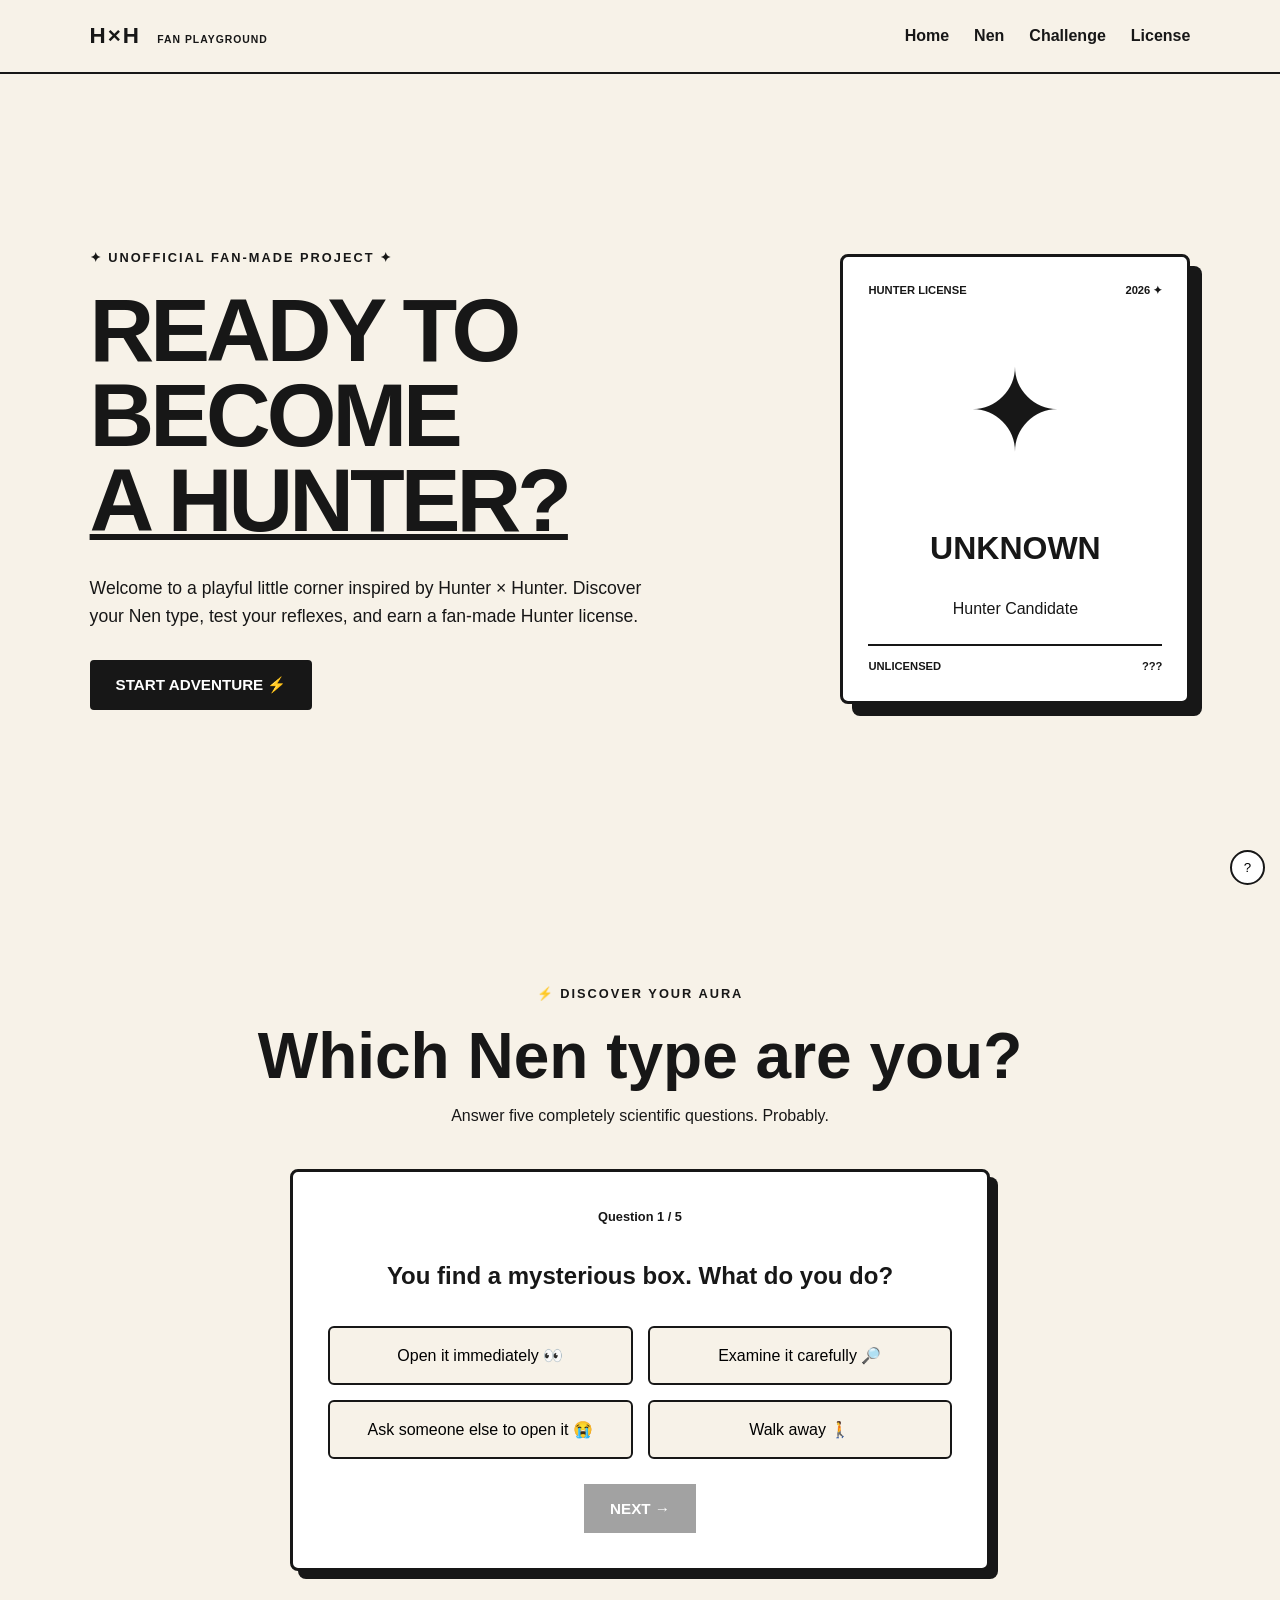
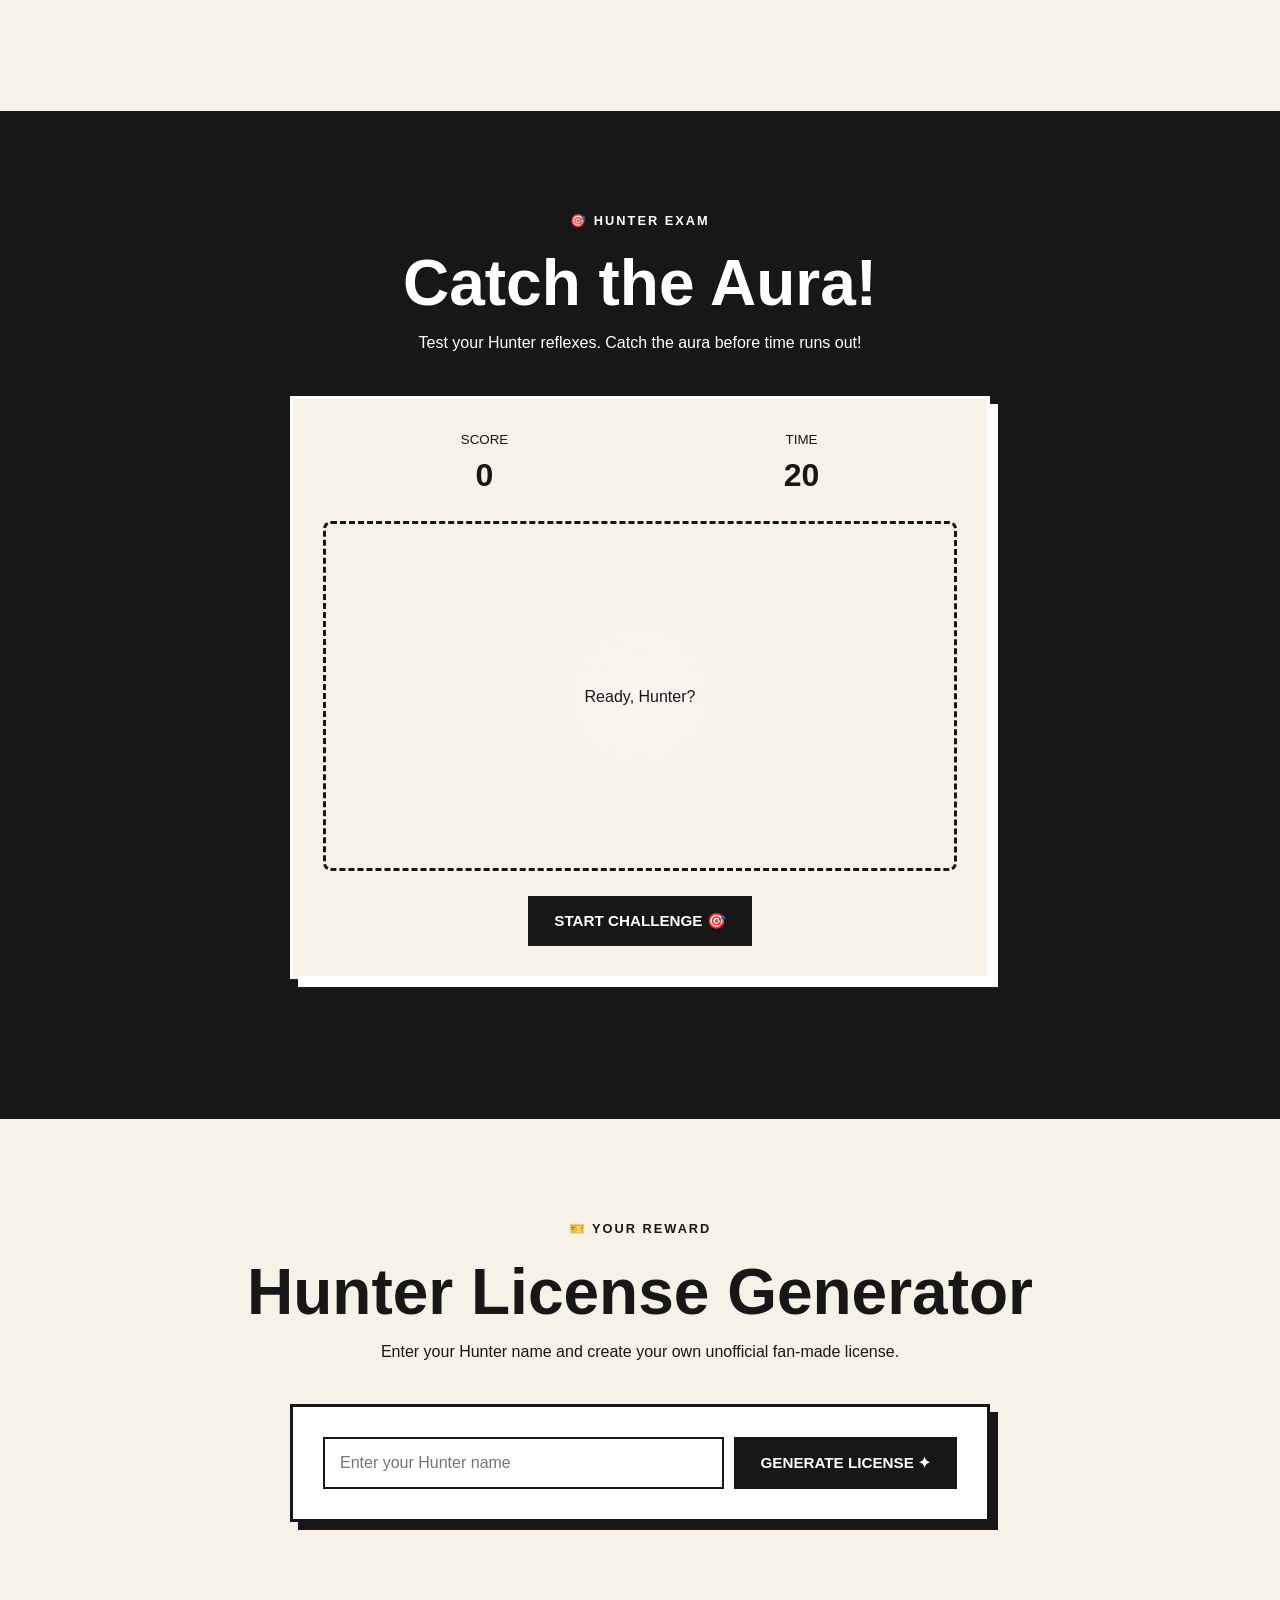
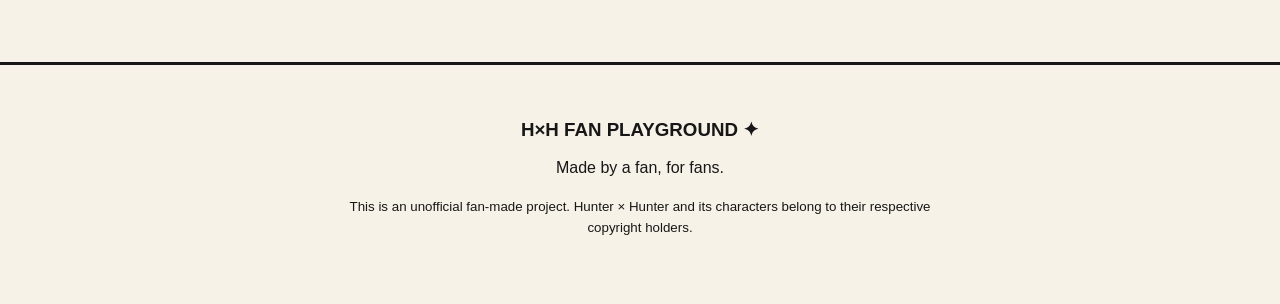
<file: index.html>
<!DOCTYPE html>
<html lang="en">

<head>
    <meta charset="UTF-8">
    <meta name="viewport" content="width=device-width, initial-scale=1.0">

    <title>H×H Fan Playground</title>

    <!-- CSS -->
    <link rel="stylesheet" href="./hunter-style.css">
</head>

<body>

    <!-- ================= NAVBAR ================= -->

    <nav class="navbar">

        <div class="logo">
            H×H
            <span>FAN PLAYGROUND</span>
        </div>

        <div class="nav-links">
            <a href="#home">Home</a>
            <a href="#nen">Nen</a>
            <a href="#game">Challenge</a>
            <a href="#license">License</a>
        </div>

    </nav>


    <!-- ================= HERO ================= -->

    <section id="home" class="hero">

        <div class="hero-content">

            <p class="tagline">
                ✦ UNOFFICIAL FAN-MADE PROJECT ✦
            </p>

            <h1>
                READY TO BECOME
                <span>A HUNTER?</span>
            </h1>

            <p class="intro">
                Welcome to a playful little corner inspired by
                Hunter × Hunter. Discover your Nen type,
                test your reflexes, and earn a fan-made Hunter license.
            </p>

            <button
                class="main-button"
                onclick="startAdventure()">
                START ADVENTURE ⚡
            </button>

        </div>


        <!-- HUNTER CARD -->

        <div class="hunter-card">

            <div class="card-header">
                <span>HUNTER LICENSE</span>
                <span>2026 ✦</span>
            </div>

            <div class="card-symbol">
                ✦
            </div>

            <h2 id="cardName">
                UNKNOWN
            </h2>

            <p>
                Hunter Candidate
            </p>

            <div class="card-footer">
                <span>UNLICENSED</span>
                <span>???</span>
            </div>

        </div>

    </section>



    <!-- ================= NEN TEST ================= -->

    <section id="nen" class="section">

        <p class="section-label">
            ⚡ DISCOVER YOUR AURA
        </p>

        <h2>
            Which Nen type are you?
        </h2>

        <p class="section-description">
            Answer five completely scientific questions. Probably.
        </p>


        <!-- QUIZ BOX -->

        <div class="quiz-box">

            <div class="progress">
                Question
                <span id="questionNumber">1</span>
                / 5
            </div>


            <h3 id="question">
                You find a mysterious box. What do you do?
            </h3>


            <div id="answers" class="answers">

                <button onclick="selectAnswer(0)">
                    Open it immediately 👀
                </button>

                <button onclick="selectAnswer(1)">
                    Examine it carefully 🔎
                </button>

                <button onclick="selectAnswer(2)">
                    Ask someone else to open it 😭
                </button>

                <button onclick="selectAnswer(3)">
                    Walk away 🚶
                </button>

            </div>


            <button
                id="nextButton"
                class="next-button"
                onclick="nextQuestion()"
                disabled>

                NEXT →

            </button>

        </div>


        <!-- NEN RESULT -->

        <div
            id="nenResult"
            class="result-box hidden">

            <p>
                YOUR NEN TYPE IS...
            </p>

            <h2 id="nenType">
                ???
            </h2>

            <div
                class="aura-symbol"
                id="nenSymbol">

                ✦

            </div>

            <p id="nenDescription">
                Your aura has spoken.
            </p>

            <button
                class="secondary-button"
                onclick="restartQuiz()">

                TAKE AGAIN ↻

            </button>

        </div>

    </section>



    <!-- ================= HUNTER CHALLENGE ================= -->

    <section
        id="game"
        class="section game-section">

        <p class="section-label">
            🎯 HUNTER EXAM
        </p>

        <h2>
            Catch the Aura!
        </h2>

        <p class="section-description">
            Test your Hunter reflexes.
            Catch the aura before time runs out!
        </p>


        <div class="game-box">


            <!-- SCORE + TIME -->

            <div class="game-stats">

                <div>
                    <small>SCORE</small>
                    <strong id="score">0</strong>
                </div>

                <div>
                    <small>TIME</small>
                    <strong id="time">20</strong>
                </div>

            </div>


            <!-- GAME AREA -->

            <div
                id="gameArea"
                class="game-area">

                <p id="gameMessage">
                    Ready, Hunter?
                </p>

                <button
                    id="target"
                    class="target hidden"
                    onclick="hitTarget()">

                    ✦

                </button>

            </div>


            <!-- START GAME -->

            <button
                id="startGameButton"
                class="main-button"
                onclick="startGame()">

                START CHALLENGE 🎯

            </button>


            <!-- GAME RESULT -->

            <div
                id="gameResult"
                class="game-result hidden">

                <h3>
                    Hunter Exam Complete!
                </h3>

                <p id="gameResultText"></p>

            </div>

        </div>

    </section>



    <!-- ================= LICENSE ================= -->

    <section
        id="license"
        class="section license-section">

        <p class="section-label">
            🎫 YOUR REWARD
        </p>

        <h2>
            Hunter License Generator
        </h2>

        <p class="section-description">
            Enter your Hunter name and create your own
            unofficial fan-made license.
        </p>


        <!-- INPUT -->

        <div class="license-generator">

            <input
                type="text"
                id="hunterName"
                placeholder="Enter your Hunter name"
                maxlength="20">

            <button
                class="main-button"
                onclick="generateLicense()">

                GENERATE LICENSE ✦

            </button>

        </div>


        <!-- GENERATED LICENSE -->

        <div
            id="finalLicense"
            class="final-license hidden">

            <div class="license-top">

                <span>
                    HUNTER × HUNTER
                </span>

                <span>
                    FAN LICENSE
                </span>

            </div>


            <div class="license-star">
                ✦
            </div>


            <h2 id="licenseName">
                HUNTER
            </h2>


            <p id="licenseNen">
                Nen Type: Unknown
            </p>


            <p id="licenseScore">
                Exam Score: 0
            </p>


            <div class="license-rank">

                <span>
                    RANK
                </span>

                <strong id="licenseRank">
                    ROOKIE HUNTER
                </strong>

            </div>

        </div>

    </section>



    <!-- ================= EASTER EGG ================= -->

    <div class="secret-area">

        <button
            class="secret-button"
            onclick="secretEasterEgg()">

            ?

        </button>

    </div>



    <!-- ================= FOOTER ================= -->

    <footer>

        <h3>
            H×H FAN PLAYGROUND ✦
        </h3>

        <p>
            Made by a fan, for fans.
        </p>

        <small>
            This is an unofficial fan-made project.
            Hunter × Hunter and its characters belong
            to their respective copyright holders.
        </small>

    </footer>



    <!-- ================= JAVASCRIPT ================= -->

    <script src="./hunter-magic.js"></script>

</body>

</html>
</file>
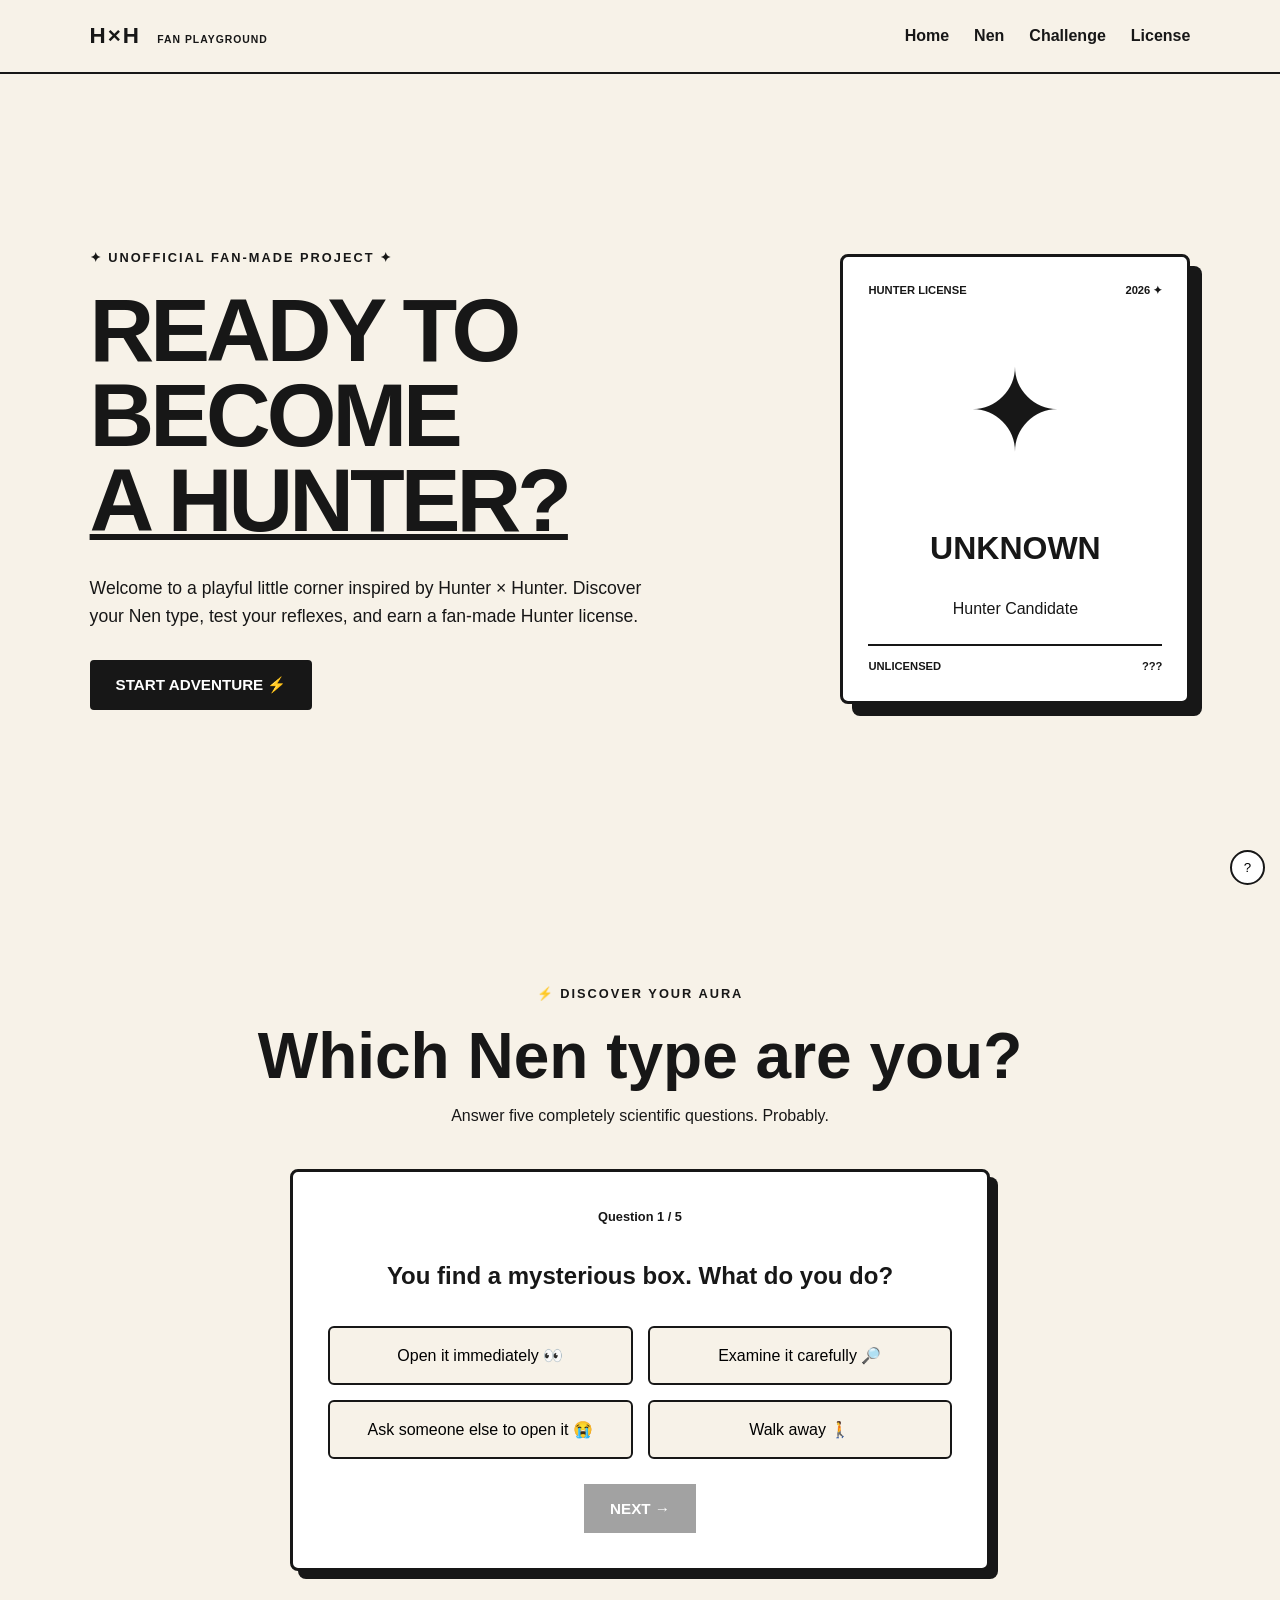
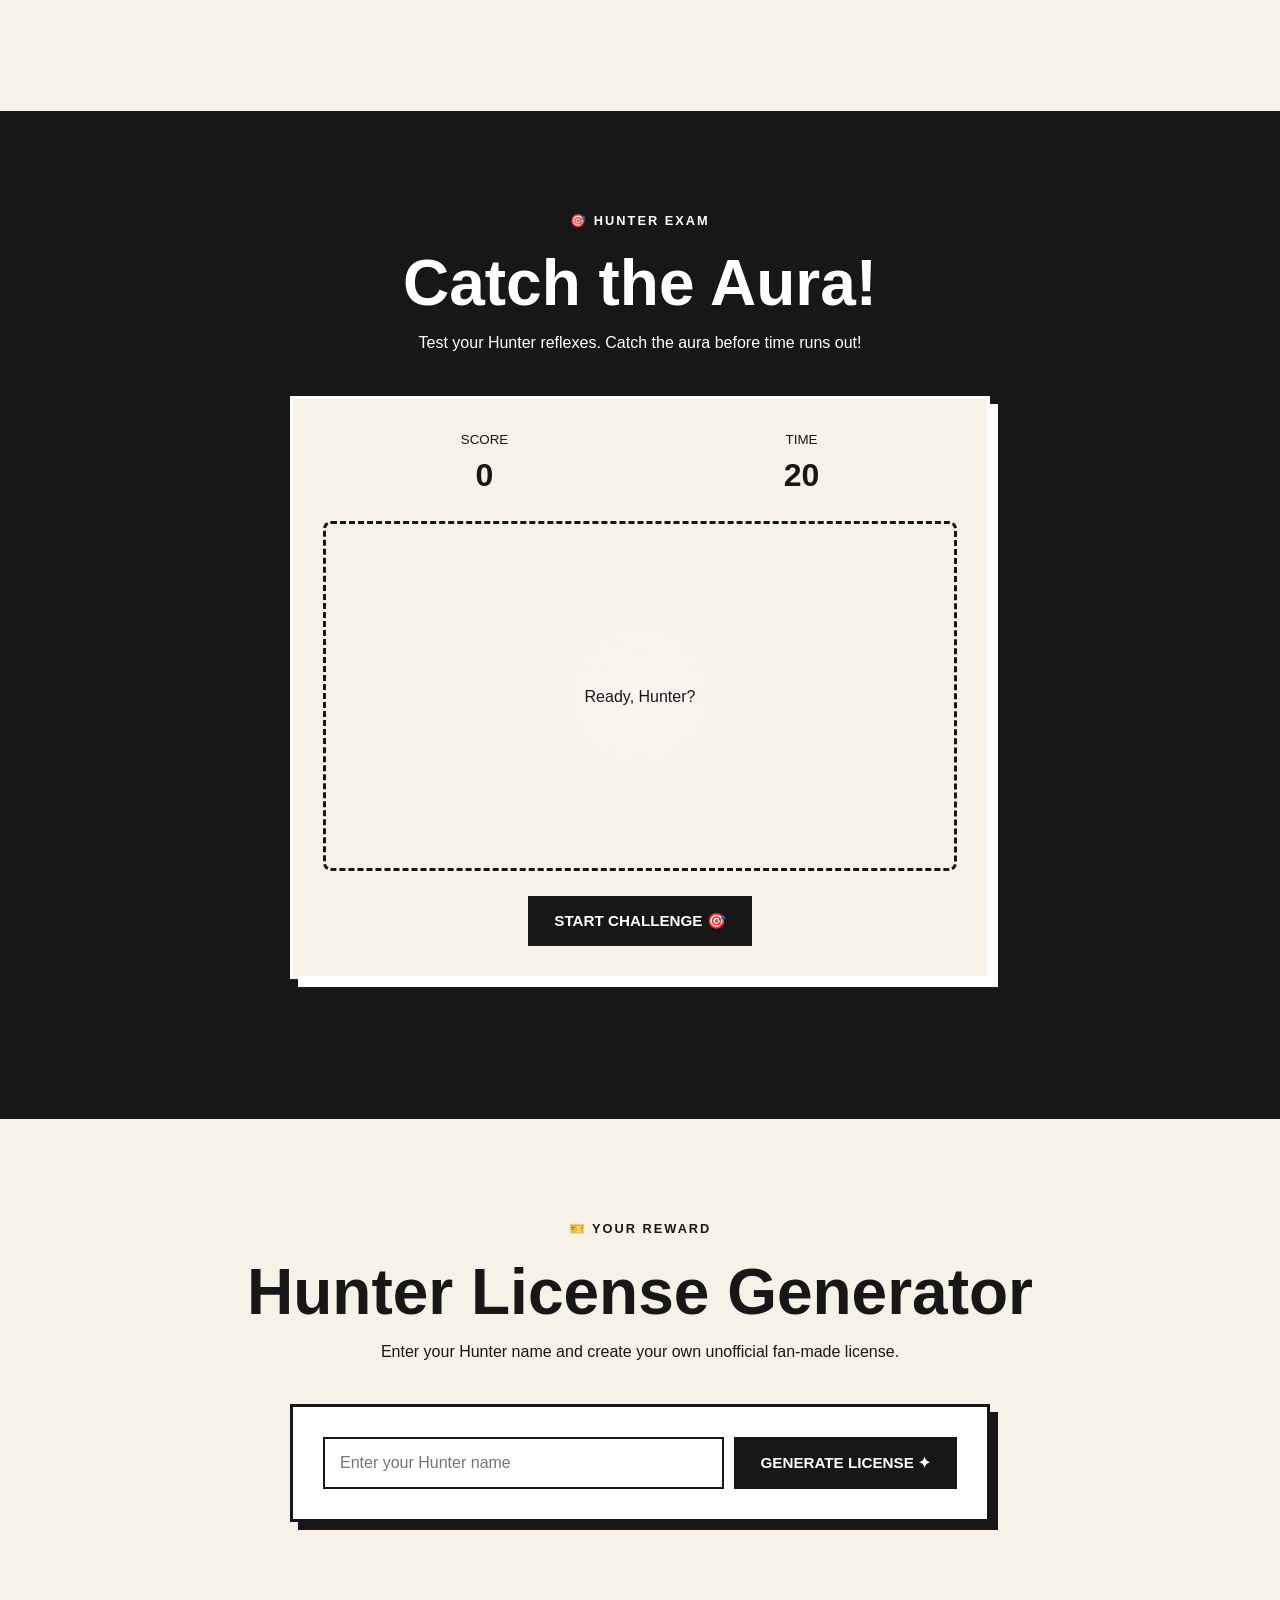
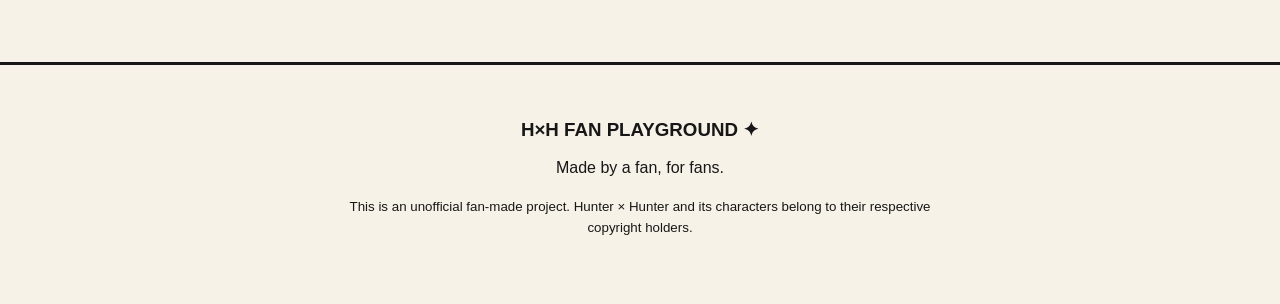
<file: 2hunter.html>
<!DOCTYPE html>
<html lang="en">

<head>
    <meta charset="UTF-8">
    <meta name="viewport" content="width=device-width, initial-scale=1.0">

    <title>H×H Fan Playground</title>

    <!-- CSS -->
    <link rel="stylesheet" href="./hunter-style.css">
</head>

<body>

    <!-- ================= NAVBAR ================= -->

    <nav class="navbar">

        <div class="logo">
            H×H
            <span>FAN PLAYGROUND</span>
        </div>

        <div class="nav-links">
            <a href="#home">Home</a>
            <a href="#nen">Nen</a>
            <a href="#game">Challenge</a>
            <a href="#license">License</a>
        </div>

    </nav>


    <!-- ================= HERO ================= -->

    <section id="home" class="hero">

        <div class="hero-content">

            <p class="tagline">
                ✦ UNOFFICIAL FAN-MADE PROJECT ✦
            </p>

            <h1>
                READY TO BECOME
                <span>A HUNTER?</span>
            </h1>

            <p class="intro">
                Welcome to a playful little corner inspired by
                Hunter × Hunter. Discover your Nen type,
                test your reflexes, and earn a fan-made Hunter license.
            </p>

            <button
                class="main-button"
                onclick="startAdventure()">
                START ADVENTURE ⚡
            </button>

        </div>


        <!-- HUNTER CARD -->

        <div class="hunter-card">

            <div class="card-header">
                <span>HUNTER LICENSE</span>
                <span>2026 ✦</span>
            </div>

            <div class="card-symbol">
                ✦
            </div>

            <h2 id="cardName">
                UNKNOWN
            </h2>

            <p>
                Hunter Candidate
            </p>

            <div class="card-footer">
                <span>UNLICENSED</span>
                <span>???</span>
            </div>

        </div>

    </section>



    <!-- ================= NEN TEST ================= -->

    <section id="nen" class="section">

        <p class="section-label">
            ⚡ DISCOVER YOUR AURA
        </p>

        <h2>
            Which Nen type are you?
        </h2>

        <p class="section-description">
            Answer five completely scientific questions. Probably.
        </p>


        <!-- QUIZ BOX -->

        <div class="quiz-box">

            <div class="progress">
                Question
                <span id="questionNumber">1</span>
                / 5
            </div>


            <h3 id="question">
                You find a mysterious box. What do you do?
            </h3>


            <div id="answers" class="answers">

                <button onclick="selectAnswer(0)">
                    Open it immediately 👀
                </button>

                <button onclick="selectAnswer(1)">
                    Examine it carefully 🔎
                </button>

                <button onclick="selectAnswer(2)">
                    Ask someone else to open it 😭
                </button>

                <button onclick="selectAnswer(3)">
                    Walk away 🚶
                </button>

            </div>


            <button
                id="nextButton"
                class="next-button"
                onclick="nextQuestion()"
                disabled>

                NEXT →

            </button>

        </div>


        <!-- NEN RESULT -->

        <div
            id="nenResult"
            class="result-box hidden">

            <p>
                YOUR NEN TYPE IS...
            </p>

            <h2 id="nenType">
                ???
            </h2>

            <div
                class="aura-symbol"
                id="nenSymbol">

                ✦

            </div>

            <p id="nenDescription">
                Your aura has spoken.
            </p>

            <button
                class="secondary-button"
                onclick="restartQuiz()">

                TAKE AGAIN ↻

            </button>

        </div>

    </section>



    <!-- ================= HUNTER CHALLENGE ================= -->

    <section
        id="game"
        class="section game-section">

        <p class="section-label">
            🎯 HUNTER EXAM
        </p>

        <h2>
            Catch the Aura!
        </h2>

        <p class="section-description">
            Test your Hunter reflexes.
            Catch the aura before time runs out!
        </p>


        <div class="game-box">


            <!-- SCORE + TIME -->

            <div class="game-stats">

                <div>
                    <small>SCORE</small>
                    <strong id="score">0</strong>
                </div>

                <div>
                    <small>TIME</small>
                    <strong id="time">20</strong>
                </div>

            </div>


            <!-- GAME AREA -->

            <div
                id="gameArea"
                class="game-area">

                <p id="gameMessage">
                    Ready, Hunter?
                </p>

                <button
                    id="target"
                    class="target hidden"
                    onclick="hitTarget()">

                    ✦

                </button>

            </div>


            <!-- START GAME -->

            <button
                id="startGameButton"
                class="main-button"
                onclick="startGame()">

                START CHALLENGE 🎯

            </button>


            <!-- GAME RESULT -->

            <div
                id="gameResult"
                class="game-result hidden">

                <h3>
                    Hunter Exam Complete!
                </h3>

                <p id="gameResultText"></p>

            </div>

        </div>

    </section>



    <!-- ================= LICENSE ================= -->

    <section
        id="license"
        class="section license-section">

        <p class="section-label">
            🎫 YOUR REWARD
        </p>

        <h2>
            Hunter License Generator
        </h2>

        <p class="section-description">
            Enter your Hunter name and create your own
            unofficial fan-made license.
        </p>


        <!-- INPUT -->

        <div class="license-generator">

            <input
                type="text"
                id="hunterName"
                placeholder="Enter your Hunter name"
                maxlength="20">

            <button
                class="main-button"
                onclick="generateLicense()">

                GENERATE LICENSE ✦

            </button>

        </div>


        <!-- GENERATED LICENSE -->

        <div
            id="finalLicense"
            class="final-license hidden">

            <div class="license-top">

                <span>
                    HUNTER × HUNTER
                </span>

                <span>
                    FAN LICENSE
                </span>

            </div>


            <div class="license-star">
                ✦
            </div>


            <h2 id="licenseName">
                HUNTER
            </h2>


            <p id="licenseNen">
                Nen Type: Unknown
            </p>


            <p id="licenseScore">
                Exam Score: 0
            </p>


            <div class="license-rank">

                <span>
                    RANK
                </span>

                <strong id="licenseRank">
                    ROOKIE HUNTER
                </strong>

            </div>

        </div>

    </section>



    <!-- ================= EASTER EGG ================= -->

    <div class="secret-area">

        <button
            class="secret-button"
            onclick="secretEasterEgg()">

            ?

        </button>

    </div>



    <!-- ================= FOOTER ================= -->

    <footer>

        <h3>
            H×H FAN PLAYGROUND ✦
        </h3>

        <p>
            Made by a fan, for fans.
        </p>

        <small>
            This is an unofficial fan-made project.
            Hunter × Hunter and its characters belong
            to their respective copyright holders.
        </small>

    </footer>



    <!-- ================= JAVASCRIPT ================= -->

    <script src="./hunter-magic.js"></script>

</body>

</html>
</file>
<file: hunter-style.css>
* {
    margin: 0;
    padding: 0;
    box-sizing: border-box;
}

html {
    scroll-behavior: smooth;
}

body {
    font-family: Arial, Helvetica, sans-serif;
    background: #f7f2e8;
    color: #171717;
    line-height: 1.6;
    overflow-x: hidden;
}

/* NAVBAR */

.navbar {
    position: sticky;
    top: 0;
    z-index: 1000;

    display: flex;
    justify-content: space-between;
    align-items: center;

    padding: 18px 7%;

    background: #f7f2e8;
    border-bottom: 2px solid #171717;
}

.logo {
    font-size: 1.4rem;
    font-weight: 900;
    letter-spacing: 2px;
}

.logo span {
    font-size: 0.65rem;
    letter-spacing: 1px;
    margin-left: 8px;
}

.nav-links {
    display: flex;
    gap: 25px;
}

.nav-links a {
    color: #171717;
    text-decoration: none;
    font-weight: bold;
}

.nav-links a:hover {
    text-decoration: underline;
}


/* HERO */

.hero {
    min-height: 90vh;

    padding: 80px 7%;

    display: flex;
    justify-content: space-between;
    align-items: center;

    gap: 60px;
}

.hero-content {
    max-width: 650px;
}

.tagline,
.section-label {
    font-size: 0.8rem;
    font-weight: 900;
    letter-spacing: 2px;
    margin-bottom: 20px;
}

.hero h1 {
    font-size: clamp(3rem, 7vw, 6rem);
    line-height: 0.95;
    font-weight: 900;
    letter-spacing: -4px;
}

.hero h1 span {
    display: block;
    text-decoration: underline;
    text-decoration-thickness: 6px;
}

.intro {
    max-width: 560px;
    margin: 30px 0;
    font-size: 1.1rem;
}


/* BUTTONS */

.main-button,
.secondary-button,
.next-button {
    border: 2px solid #171717;

    padding: 14px 24px;

    background: #171717;
    color: white;

    font-size: 0.95rem;
    font-weight: 800;

    cursor: pointer;

    transition: 0.2s ease;
}

.main-button:hover,
.secondary-button:hover,
.next-button:hover {
    transform: translateY(-4px) rotate(-1deg);
    box-shadow: 5px 5px 0 #171717;
}

.secondary-button {
    background: transparent;
    color: #171717;
}


/* HUNTER CARD */

.hunter-card {
    width: 350px;
    min-height: 450px;

    padding: 25px;

    background: white;

    border: 3px solid #171717;

    box-shadow: 12px 12px 0 #171717;

    transform: rotate(3deg);

    display: flex;
    flex-direction: column;
    justify-content: space-between;

    transition: 0.3s;
}

.hunter-card:hover {
    transform: rotate(-2deg) translateY(-8px);
}

.card-header,
.card-footer {
    display: flex;
    justify-content: space-between;

    font-size: 0.7rem;
    font-weight: 900;
}

.card-symbol {
    text-align: center;
    font-size: 7rem;
}

.hunter-card h2 {
    text-align: center;
    font-size: 2rem;
}

.hunter-card p {
    text-align: center;
}

.card-footer {
    border-top: 2px solid #171717;
    padding-top: 12px;
}


/* SECTIONS */

.section {
    padding: 100px 7%;
    text-align: center;
}

.section h2 {
    font-size: clamp(2.5rem, 5vw, 4rem);
    line-height: 1;
    margin-bottom: 15px;
}

.section-description {
    max-width: 550px;
    margin: 0 auto 40px;
}


/* QUIZ */

.quiz-box {
    max-width: 700px;

    margin: 40px auto;

    padding: 35px;

    background: white;

    border: 3px solid #171717;

    box-shadow: 8px 8px 0 #171717;
}

.progress {
    font-size: 0.8rem;
    font-weight: 900;

    margin-bottom: 30px;
}

.quiz-box h3 {
    font-size: 1.5rem;

    margin-bottom: 30px;
}

.answers {
    display: grid;
    grid-template-columns: 1fr 1fr;

    gap: 15px;
}

.answers button {
    padding: 18px;

    background: #f7f2e8;

    border: 2px solid #171717;

    font-size: 1rem;

    cursor: pointer;

    transition: 0.2s;
}

.answers button:hover,
.answers button.selected {
    background: #171717;
    color: white;

    transform: rotate(-1deg);
}

.next-button {
    margin-top: 25px;
}

.next-button:disabled {
    opacity: 0.4;
    cursor: not-allowed;

    box-shadow: none;
    transform: none;
}


/* RESULT */

.result-box {
    max-width: 600px;

    margin: 50px auto;

    padding: 40px;

    background: white;

    border: 3px solid #171717;

    box-shadow: 8px 8px 0 #171717;
}

.result-box h2 {
    font-size: 3rem;
    margin: 10px 0;
}

.aura-symbol {
    font-size: 5rem;

    animation: pulse 1.5s infinite;
}

@keyframes pulse {

    0% {
        transform: scale(1);
    }

    50% {
        transform: scale(1.15);
    }

    100% {
        transform: scale(1);
    }
}


/* GAME */

.game-section {
    background: #171717;
    color: white;
}

.game-box {
    max-width: 700px;

    margin: 40px auto;

    padding: 30px;

    background: #f7f2e8;
    color: #171717;

    border: 3px solid white;

    box-shadow: 8px 8px 0 white;
}

.game-stats {
    display: flex;
    justify-content: space-around;

    margin-bottom: 20px;
}

.game-stats div {
    display: flex;
    flex-direction: column;
}

.game-stats strong {
    font-size: 2rem;
}

.game-area {
    height: 350px;

    position: relative;

    margin-bottom: 25px;

    border: 3px dashed #171717;

    overflow: hidden;

    display: flex;
    justify-content: center;
    align-items: center;
}

.target {
    position: absolute;

    width: 65px;
    height: 65px;

    border-radius: 50%;

    border: 3px solid #171717;

    background: white;

    font-size: 2rem;

    cursor: pointer;

    animation: pop 0.15s ease;
}

@keyframes pop {

    from {
        transform: scale(0);
    }

    to {
        transform: scale(1);
    }
}

.game-result {
    margin-top: 25px;

    padding: 20px;

    border: 2px solid #171717;
}


/* LICENSE */

.license-generator {
    max-width: 700px;

    margin: 40px auto;

    padding: 30px;

    background: white;

    border: 3px solid #171717;

    box-shadow: 8px 8px 0 #171717;

    display: flex;

    gap: 10px;
}

.license-generator input {
    flex: 1;

    padding: 15px;

    border: 2px solid #171717;

    font-size: 1rem;
}

.final-license {
    max-width: 600px;

    margin: 50px auto;

    padding: 35px;

    background: white;

    border: 4px solid #171717;

    box-shadow: 10px 10px 0 #171717;

    text-align: left;

    transform: rotate(-1deg);
}

.license-top {
    display: flex;
    justify-content: space-between;

    font-size: 0.7rem;
    font-weight: 900;
}

.license-star {
    text-align: center;

    font-size: 5rem;

    margin: 15px;
}

.final-license h2 {
    text-align: center;
}

.final-license p {
    text-align: center;
}

.license-rank {
    display: flex;
    justify-content: space-between;

    margin-top: 25px;

    padding-top: 15px;

    border-top: 2px solid #171717;
}


/* EASTER EGG */

.secret-area {
    position: fixed;

    right: 15px;
    bottom: 15px;
}

.secret-button {
    width: 35px;
    height: 35px;

    border: 2px solid #171717;
    border-radius: 50%;

    background: white;

    cursor: pointer;

    transition: 0.3s;
}

.secret-button:hover {
    transform: rotate(180deg);
}


/* HIDDEN */

.hidden {
    display: none !important;
}


/* FOOTER */

footer {
    padding: 50px 7%;

    text-align: center;

    border-top: 3px solid #171717;
}

footer h3 {
    margin-bottom: 10px;
}

footer small {
    display: block;

    max-width: 600px;

    margin: 15px auto;
}


/* MOBILE */

@media (max-width: 800px) {

    .navbar {
        padding: 15px 5%;
    }

    .nav-links {
        gap: 10px;
    }

    .nav-links a {
        font-size: 0.75rem;
    }

    .logo span {
        display: none;
    }

    .hero {
        padding: 60px 5%;

        flex-direction: column;

        text-align: center;
    }

    .hero h1 {
        letter-spacing: -2px;
    }

    .intro {
        margin-left: auto;
        margin-right: auto;
    }

    .hunter-card {
        width: min(350px, 90%);
    }

    .section {
        padding: 70px 5%;
    }

    .answers {
        grid-template-columns: 1fr;
    }

    .license-generator {
        flex-direction: column;
    }

    .quiz-box,
    .game-box {
        padding: 20px;
    }

    .game-area {
        height: 300px;
    }
}
/* =========================================
   PLAYFUL H×H POLISH
========================================= */

/* Smooth page entrance */
.hero-content,
.hunter-card {
    animation: fadeUp 0.8s ease forwards;
}

@keyframes fadeUp {
    from {
        opacity: 0;
        transform: translateY(25px);
    }

    to {
        opacity: 1;
        transform: translateY(0);
    }
}


/* Playful logo */

.logo {
    transition: transform 0.2s ease;
}

.logo:hover {
    transform: rotate(-3deg) scale(1.05);
}


/* Navigation hover */

.nav-links a {
    position: relative;
    transition: 0.2s;
}

.nav-links a:hover {
    transform: translateY(-2px);
}


/* Hero button */

.hero .main-button {
    border-radius: 4px;
    transition: 0.2s ease;
}

.hero .main-button:hover {
    transform: translateY(-5px) rotate(-2deg);
}


/* Hunter card */

.hunter-card {
    border-radius: 8px;
}

.card-symbol {
    animation: floatingAura 2.5s ease-in-out infinite;
}

@keyframes floatingAura {

    0%,
    100% {
        transform: translateY(0) rotate(0deg);
    }

    50% {
        transform: translateY(-10px) rotate(5deg);
    }
}


/* Quiz answers */

.answers button {
    border-radius: 6px;
}

.answers button:nth-child(1):hover {
    transform: rotate(-2deg) translateY(-3px);
}

.answers button:nth-child(2):hover {
    transform: rotate(2deg) translateY(-3px);
}

.answers button:nth-child(3):hover {
    transform: rotate(-1deg) translateY(-3px);
}

.answers button:nth-child(4):hover {
    transform: rotate(2deg) translateY(-3px);
}


/* Quiz box */

.quiz-box {
    border-radius: 8px;
    transition: transform 0.3s ease;
}

.quiz-box:hover {
    transform: translateY(-3px);
}


/* Game area */

.game-area {
    border-radius: 8px;
    background:
        radial-gradient(circle at center,
        rgba(255, 255, 255, 0.35),
        transparent 45%);
}


/* Target */

.target {
    transition: transform 0.1s ease;
}

.target:hover {
    transform: scale(1.15);
}


/* License */

.final-license {
    border-radius: 8px;
    position: relative;
    overflow: hidden;
}

.final-license::before {
    content: "✦  ✧  ✦  ✧  ✦";

    position: absolute;

    top: 10px;
    right: 15px;

    font-size: 12px;

    opacity: 0.25;
}


/* Section spacing */

.section-label {
    transition: letter-spacing 0.3s ease;
}

.section-label:hover {
    letter-spacing: 4px;
}


/* Easter egg */

.secret-button {
    transition: transform 0.3s ease,
                background 0.3s ease;
}

.secret-button:hover {
    background: #171717;
    color: white;
}


/* Footer */

footer {
    background: #f7f2e8;
}


/* Mobile polish */

@media (max-width: 800px) {

    .hero .main-button {
        width: 100%;
        max-width: 300px;
    }

    .hunter-card {
        margin-top: 20px;
    }

    .nav-links {
        flex-wrap: wrap;
        justify-content: flex-end;
    }

    .section h2 {
        font-size: 2.5rem;
    }

}
</file>
